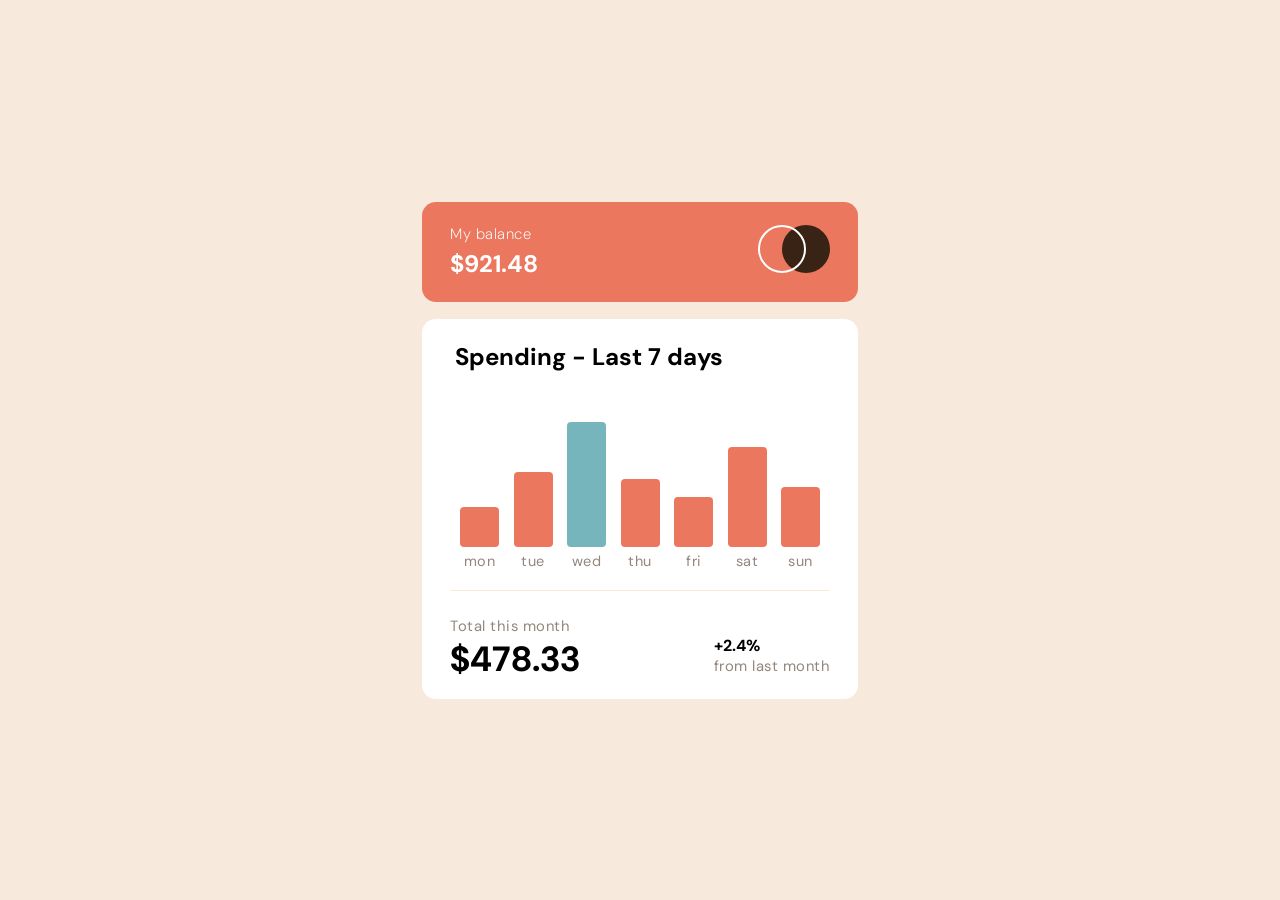
<file: index.html>
<!DOCTYPE html>
<html lang="en">
  <head>
    <meta charset="UTF-8" />
    <meta name="viewport" content="width=device-width, initial-scale=1.0" />
    <!-- displays site properly based on user's device -->

    <link
      rel="icon"
      type="image/png"
      sizes="32x32"
      href="./images/favicon-32x32.png"
    />
    <title>Frontend Mentor | Expenses chart component</title>
    <link rel="stylesheet" href="style.css" />
  </head>
  <body>
    <div id="main">
      <main>
        <section class="top">
          <div class="text">
            <p>My balance</p>
            <h2>$921.48</h2>
          </div>
          <div class="img">
            <img src="./images/logo.svg" alt="logo" />
          </div>
        </section>
        <section class="bottom">
          <h2>Spending - Last 7 days</h2>
          <div class="charts">
            <div class="mon">
              <div class="charts-cont">
                <div class="tooltip">$17.45</div>
                <div class="chart chart-1"></div>
              </div>
              <p>mon</p>
            </div>

            <div class="tue">
              <div class="charts-cont">
                <div class="tooltip">$34.91</div>
                <div class="chart chart-2"></div>
              </div>
              <p>tue</p>
            </div>

            <div class="wed">
              <div class="charts-cont">
                <div class="tooltip">$52.36</div>
                <div class="chart chart-3"></div>
              </div>
              <p>wed</p>
            </div>

            <div class="thu">
              <div class="charts-cont">
                <div class="tooltip">$31.07</div>
                <div class="chart chart-4"></div>
              </div>
              <p>thu</p>
            </div>

            <div class="fri">
              <div class="charts-cont">
                <div class="tooltip">$23.39</div>
                <div class="chart chart-5"></div>
              </div>
              <p>fri</p>
            </div>

            <div class="sat">
              <div class="charts-cont">
                <div class="tooltip">$43.28</div>
                <div class="chart chart-6"></div>
              </div>
              <p>sat</p>
            </div>

            <div class="sun">
              <div class="charts-cont">
                <div class="tooltip">$25.48</div>
                <div class="chart chart-7"></div>
              </div>
              <p>sun</p>
            </div>
          </div>
          <div class="dets">
            <div class="left">
              <p>Total this month</p>
              <h1>$478.33</h1>
            </div>
            <div class="right">
              <h4>+2.4%</h4>
              <p>from last month</p>
            </div>
          </div>
        </section>
      </main>
    </div>

    <script src="script.js"></script>
  </body>
</html>
</file>
<file: style.css>
@import url("https://fonts.googleapis.com/css2?family=DM+Sans:ital,opsz,wght@0,9..40,100..1000;1,9..40,100..1000&display=swap");

* {
  padding: 0;
  margin: 0;
  box-sizing: border-box;
}

html,
body {
  width: 100%;
  height: 100%;
  font-family: "DM Sans", sans-serif;
}
p {
  letter-spacing: 0.5px;
}

#main {
  width: 100%;
  height: 100%;
  background-color: hsl(27, 66%, 92%);
  display: flex;
  justify-content: center;
  align-items: center;
}

main {
  display: flex;
  flex-direction: column;
  justify-content: center;
  align-items: center;
  gap: 17px;
}

.top {
  display: flex;
  justify-content: space-between;
  align-items: center;
  background-color: hsl(10, 79%, 65%);
  width: 436px;
  height: 100px;
  border-radius: 14px;
  padding: 0 28px;
  color: white;
  transition: all 200ms;
}

.top p {
  font-size: 15px;
  font-weight: 250;
  margin-bottom: 4px;
}

.bottom {
  height: 380px;
  width: 436px;
  border-radius: 14px;
  background-color: white;
  padding: 22px 28px;
  transition: all 200ms;
}

.bottom h2 {
  margin-left: 5px;
}

.charts {
  display: flex;
  gap: 1.5px;
  justify-content: center;
  align-items: end;
  text-align: center;
  padding: 13px 0 20px 0;
  border-bottom: 1px solid hsl(27, 66%, 92%);
  color: hsl(28, 10%, 53%);
}

.charts p {
  font-size: 14.5px;
  margin-top: 5px;
}

.chart {
  transform: scaleX(0);
  transition: transform 450ms ease-in;
  transition: all 250ms;
}

.chart-1,
.chart-2,
.chart-4,
.chart-5,
.chart-6,
.chart-7 {
  background-color: hsl(10, 79%, 65%);
  width: 39px;
  border-radius: 4px;
}

.chart-3 {
  width: 39px;
  height: 125px;
  background-color: hsl(186, 34%, 60%);
  border-radius: 4px;
}

.chart-1 {
  height: 40px;
}

.chart-2 {
  height: 75px;
}

.chart-4 {
  height: 68px;
}

.chart-5 {
  height: 50px;
}

.chart-6 {
  height: 100px;
}

.chart-7 {
  height: 60px;
}

.charts-cont {
  display: flex;
  flex-direction: column;
  justify-content: center;
  align-items: center;
  gap: 8px;
  cursor: pointer;
}

.tooltip {
  color: white;
  background-color: black;
  width: 52px;
  height: 29px;
  display: flex;
  justify-content: center;
  align-items: center;
  border-radius: 4px;
  transform: scaleX(0);
  transition: all 200ms;
  cursor: pointer;
  font-size: 14px;
}

.charts-cont:hover .tooltip {
  transform: scaleX(1);
}

.charts-cont:hover .chart {
  background-color: white;
  border: 1px solid hsl(10, 79%, 65%);
}

.wed:hover .chart-3 {
  background-color: white;
  border: 1px solid hsl(186, 34%, 60%);
}

.dets {
  height: 60px;
  margin-top: 25px;
  display: flex;
  justify-content: space-between;
  align-items: flex-end;
}

.left {
  align-self: flex-start;
}

.dets p {
  color: hsl(28, 10%, 53%);
  font-size: 14.8px;
}

.left h1 {
  font-size: 35px;
}

/*
Media Queries
*/

@media (max-width: 480px) {
  .top {
    width: 410px;
    padding: 0 25px;
    height: 100px;
  }

  .top p {
    font-size: 14.7px;
  }

  .bottom {
    padding: 22px 25px;
    width: 410px;
  }

  .charts {
  }

  .charts p {
    font-size: 14.3px;
  }

  .chart-1,
  .chart-2,
  .chart-4,
  .chart-5,
  .chart-6,
  .chart-7 {
    width: 37.5px;
  }

  .chart-3 {
    width: 37.5px;
  }

  .tooltip {
    width: 50.5px;
    height: 28.6px;
    font-size: 13.6px;
  }

  .dets p {
    font-size: 14.6px;
  }

  .left h1 {
    font-size: 34px;
  }
}

@media (max-width: 430px) {
  .top {
    width: 380px;
    padding: 0 20px;
  }

  .top p {
    font-size: 14.5px;
  }

  .bottom {
    width: 380px;
    padding: 22px 20px;
  }
  .charts {
    gap: 1px;
  }
  .charts p {
    font-size: 14px;
  }

  .chart-1,
  .chart-2,
  .chart-4,
  .chart-5,
  .chart-6,
  .chart-7 {
    background-color: hsl(10, 79%, 65%);
    width: 35px;
  }

  .chart-3 {
    width: 35px;
  }

  .tooltip {
    width: 59px;
    font-size: 13.2px;
  }

  .dets p {
    font-size: 14.2px;
  }

  .left h1 {
    font-size: 33px;
  }
  .mon {
    margin: 0 -6px 0 0;
  }

  .sun {
    margin: 0 0 0 -6px;
  }

  .tue,
  .wed,
  .sat,
  .thu,
  .fri {
    margin: 0 -6px;
  }
}

@media (max-width: 415px) {
  .top {
    width: 342px;
    padding: 0 14px;
  }

  .top p {
    font-size: 14px;
  }

  .bottom {
    width: 342px;
    padding: 22px 14px;
  }
  .charts {
    gap: 8px;
  }
  .charts p {
    font-size: 13.8px;
  }

  .chart-1,
  .chart-2,
  .chart-4,
  .chart-5,
  .chart-6,
  .chart-7 {
    width: 33.8px;
  }

  .chart-3 {
    width: 33.8px;
  }

  .tooltip {
    width: 50px;
    font-size: 12.9px;
  }

  .dets p {
    font-size: 13.8px;
  }

  .left h1 {
    font-size: 31.5px;
  }
}
</file>
